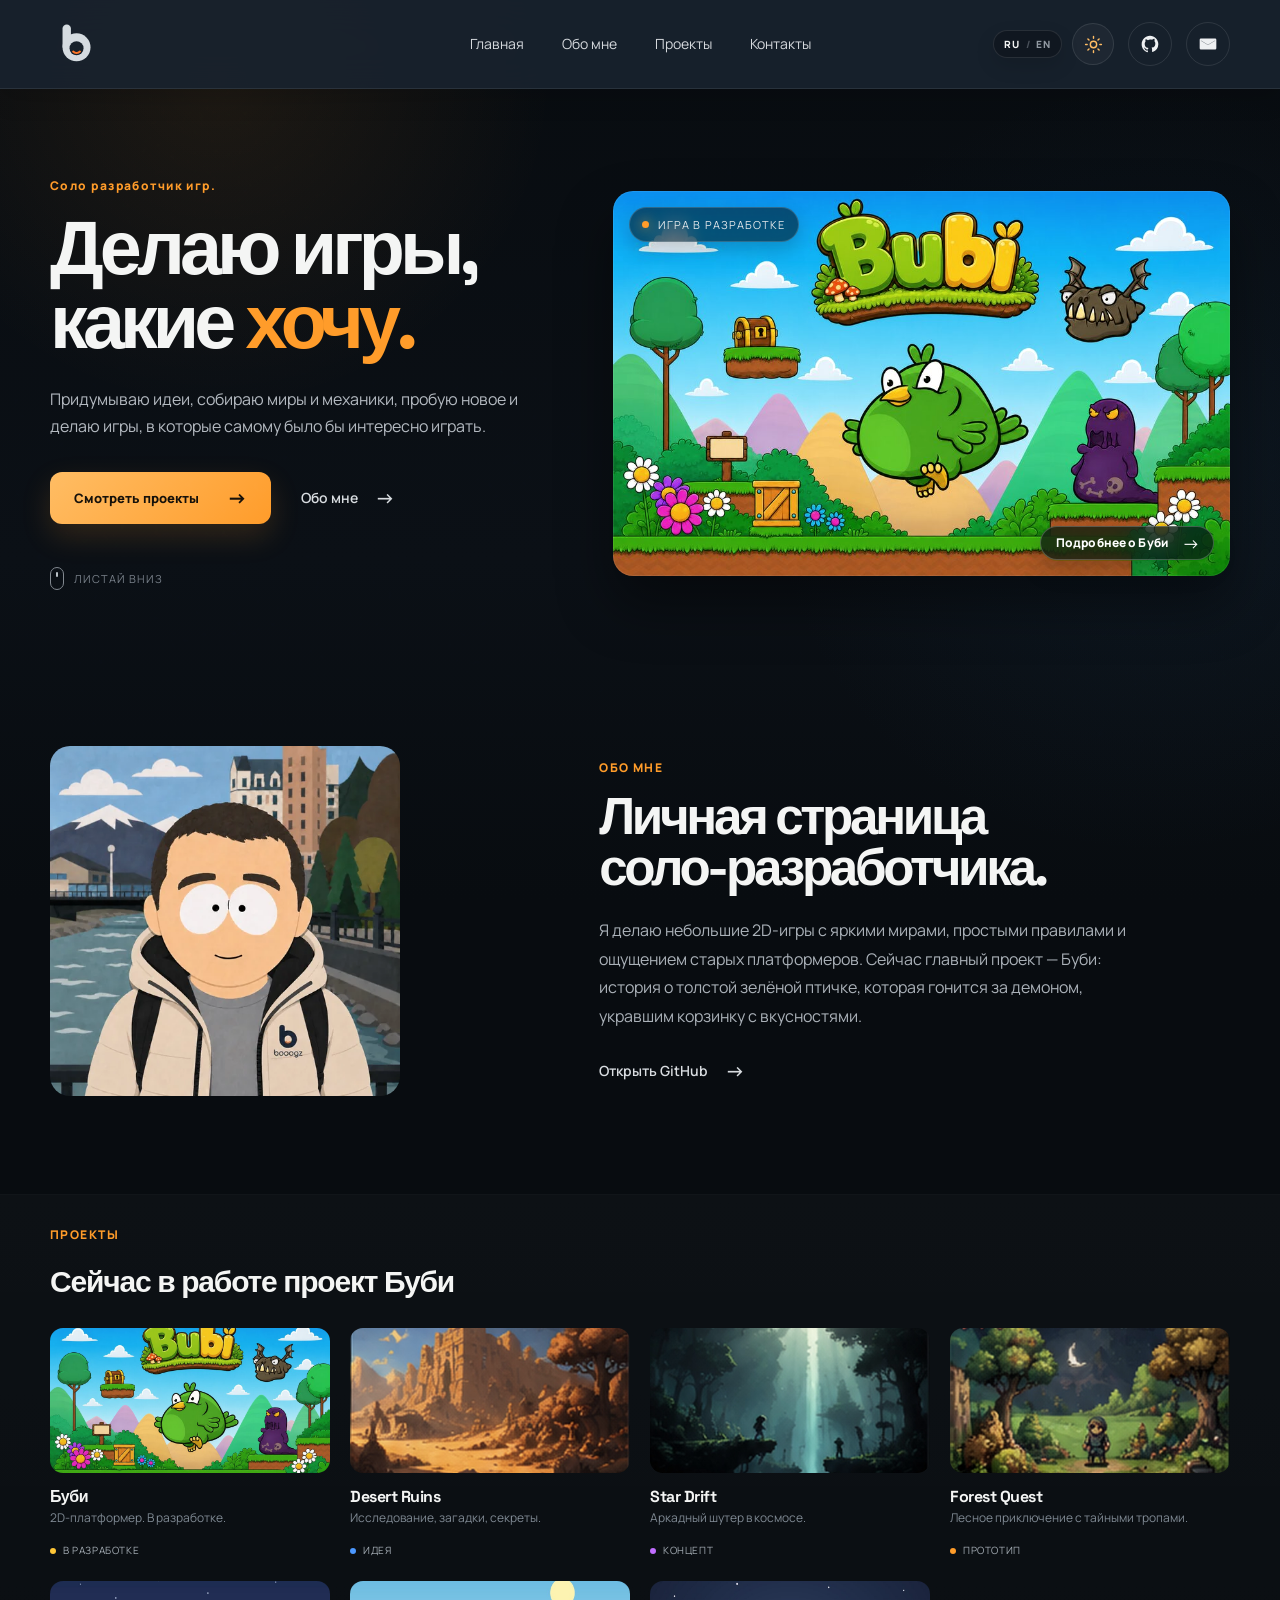
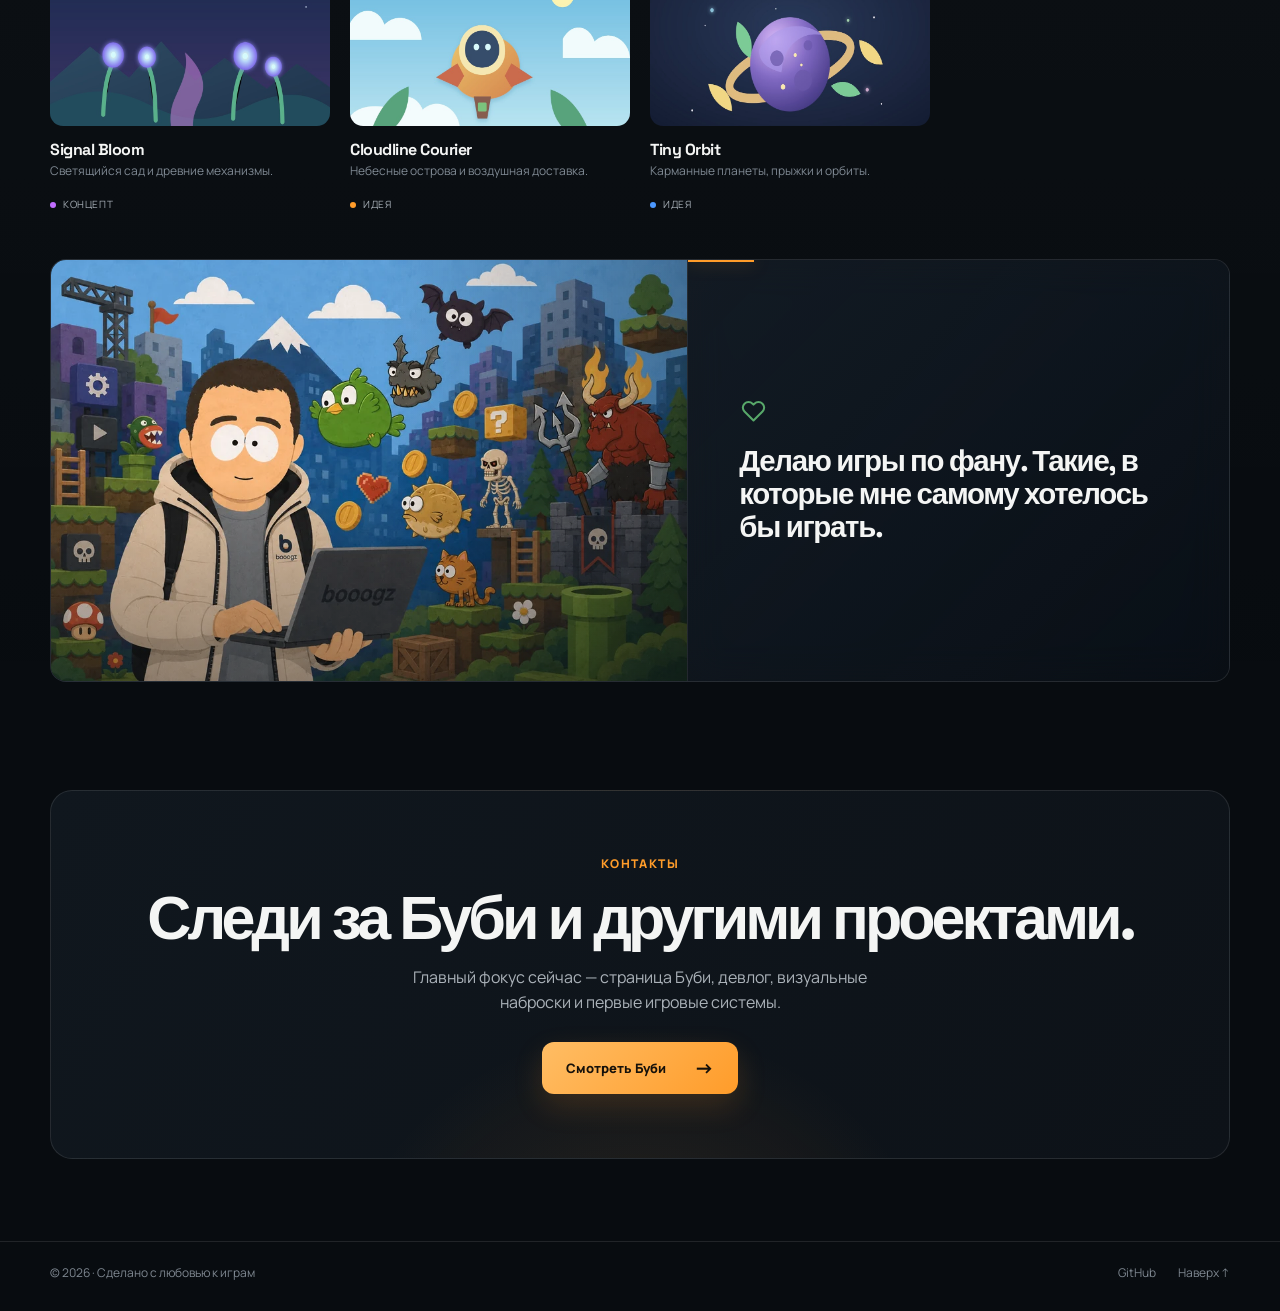
<file: index.html>
<!doctype html>
<html lang="ru">
<head>
  <meta charset="utf-8">
  <meta name="viewport" content="width=device-width, initial-scale=1">
  <meta name="description" content="Личная страница независимого разработчика игр: Буби, прототипы и игровые миры.">
  <meta name="color-scheme" content="light dark">
  <meta name="theme-color" content="#101820">
  <link rel="canonical" href="https://tkachikaev.github.io/">
  <link rel="alternate" hreflang="ru" href="https://tkachikaev.github.io/">
  <link rel="alternate" hreflang="en" href="https://tkachikaev.github.io/en.html">
  <link rel="alternate" hreflang="x-default" href="https://tkachikaev.github.io/">

  <meta property="og:type" content="website">
  <meta property="og:site_name" content="bOOOgz">
  <meta property="og:locale" content="ru_RU">
  <meta property="og:locale:alternate" content="en_US">
  <meta property="og:title" content="bOOOgz — делаю игры, какие хочу">
  <meta property="og:description" content="Личная страница независимого разработчика игр: Буби, прототипы и игровые миры.">
  <meta property="og:url" content="https://tkachikaev.github.io/">
  <meta property="og:image" content="https://tkachikaev.github.io/assets/social/site-og.jpg">
  <meta property="og:image:width" content="1200">
  <meta property="og:image:height" content="630">
  <meta property="og:image:alt" content="bOOOgz — личный сайт независимого разработчика игр">

  <meta name="twitter:card" content="summary_large_image">
  <meta name="twitter:title" content="bOOOgz — делаю игры, какие хочу">
  <meta name="twitter:description" content="Личная страница независимого разработчика игр: Буби, прототипы и игровые миры.">
  <meta name="twitter:image" content="https://tkachikaev.github.io/assets/social/site-og.jpg">
  <meta name="twitter:image:alt" content="booogz — личный сайт независимого разработчика игр">
  <title>bOOOgz — делаю игры, какие хочу</title>

  <link rel="icon" href="assets/brand/favicon.svg" type="image/svg+xml">
  <link rel="preconnect" href="https://fonts.googleapis.com">
  <link rel="preconnect" href="https://fonts.gstatic.com" crossorigin>
  <link rel="stylesheet" href="https://fonts.googleapis.com/css2?family=Manrope:wght@400;500;600;700;800&family=Space+Grotesk:wght@400;500;600;700&display=swap">
  <link rel="stylesheet" href="css/style.css?v=8">
  <link rel="stylesheet" href="css/theme.css?v=7">
    <link rel="stylesheet" href="css/snowfall.css?v=1">
<link rel="stylesheet" href="css/language.css?v=3">
  <link rel="stylesheet" href="css/project-modal.css?v=2">
  <link rel="stylesheet" href="css/hero-art-cta.css?v=1">
  <script>
    try { if (localStorage.getItem("site-theme") === "light") { document.documentElement.classList.add("theme-light"); document.documentElement.style.colorScheme = "light"; } } catch {}
  </script>
</head>
<body>
  <div class="noise" aria-hidden="true"></div>
  <div class="progress" aria-hidden="true"><span></span></div>
  <header class="site-header">
    <div class="container header-inner">
      <a class="brand" href="#top" aria-label="На главную"><img class="brand-logo brand-logo--dark" src="assets/brand/logo-b.svg" alt="Тимур"><img class="brand-logo brand-logo--light" src="assets/brand/logo-b-light.svg" alt="" aria-hidden="true"></a>
      <button class="menu-toggle" type="button" aria-label="Открыть меню" aria-expanded="false"><span></span><span></span></button>
      <nav class="main-nav" aria-label="Основная навигация">
        <a href="index.html#top">Главная</a>
        <a href="index.html#about">Обо мне</a>
        <a href="index.html#projects">Проекты</a>
        <a href="index.html#contact">Контакты</a>
      </nav>
      <nav class="language-switcher" aria-label="Выбор языка">
        <a href="index.html" lang="ru" hreflang="ru" aria-current="page">RU</a>
        <span class="language-switcher__divider" aria-hidden="true">/</span>
        <a href="en.html" lang="en" hreflang="en">EN</a>
      </nav>
      <button class="theme-toggle" type="button" aria-label="Включить светлую тему" aria-pressed="false" title="Светлая тема"><svg class="theme-icon theme-icon-sun" viewBox="0 0 24 24" aria-hidden="true"><circle cx="12" cy="12" r="4"></circle><path d="M12 2v2M12 20v2M4.93 4.93l1.41 1.41M17.66 17.66l1.41 1.41M2 12h2M20 12h2M4.93 19.07l1.41-1.41M17.66 6.34l1.41-1.41"></path></svg><svg class="theme-icon theme-icon-moon" viewBox="0 0 24 24" aria-hidden="true"><path d="M20.1 15.2A8.5 8.5 0 0 1 8.8 3.9 8.5 8.5 0 1 0 20.1 15.2Z"></path></svg></button>
      <div class="header-links">
        <a href="https://github.com/tkachikaev" target="_blank" rel="noreferrer" aria-label="GitHub" title="GitHub"><svg viewBox="0 0 24 24" aria-hidden="true"><path d="M12 2C6.48 2 2 6.58 2 12.23c0 4.5 2.87 8.3 6.84 9.65.5.1.68-.22.68-.49v-1.72c-2.78.62-3.37-1.2-3.37-1.2-.46-1.18-1.11-1.49-1.11-1.49-.91-.64.07-.63.07-.63 1 .08 1.53 1.06 1.53 1.06.9 1.56 2.36 1.11 2.93.85.09-.67.35-1.12.64-1.38-2.22-.26-4.56-1.14-4.56-5.05 0-1.12.39-2.03 1.03-2.75-.1-.26-.45-1.31.1-2.72 0 0 .85-.28 2.76 1.05A9.2 9.2 0 0 1 12 6.55c.85 0 1.7.12 2.5.34 1.91-1.33 2.75-1.05 2.75-1.05.56 1.41.21 2.46.11 2.72.64.72 1.03 1.63 1.03 2.75 0 3.92-2.35 4.78-4.58 5.04.36.32.68.93.68 1.88v2.79c0 .27.18.59.69.49A10.24 10.24 0 0 0 22 12.23C22 6.58 17.52 2 12 2Z"/></svg></a>
        <a href="mailto:tkachikaev@gmail.com" aria-label="Написать письмо" title="Email"><svg viewBox="0 0 24 24" aria-hidden="true"><path d="M3.5 5.5h17A1.5 1.5 0 0 1 22 7v10a1.5 1.5 0 0 1-1.5 1.5h-17A1.5 1.5 0 0 1 2 17V7a1.5 1.5 0 0 1 1.5-1.5Zm0 2.2v.25l8.5 5.3 8.5-5.3V7.7L12 13 3.5 7.7Z"/></svg></a>
      </div>
    </div>
  </header>
  <main>
    <section class="hero" id="top"><div class="container hero-grid"><div class="hero-copy reveal"><p class="eyebrow">Соло разработчик игр.</p><h1>Делаю игры,<br>какие <em>хочу.</em></h1><p class="intro">Придумываю идеи, собираю миры и механики, пробую новое и делаю игры, в которые самому было бы интересно играть.</p><div class="hero-actions"><a class="button button-main" href="#projects">Смотреть проекты <span>→</span></a><a class="text-link" href="#about">Обо мне <span>→</span></a></div><p class="scroll-hint"><span class="mouse"></span>Листай вниз</p></div><figure class="hero-art reveal delay-1"><img src="assets/projects/bubi/cover.jpg" alt="Игровой лесной мир" fetchpriority="high" decoding="async"><figcaption><i></i>Игра в разработке</figcaption>
          <a class="hero-art-cta" href="bubi.html"><span>Подробнее о Буби</span><b aria-hidden="true">→</b></a></figure></div></section>
    <section class="about-section" id="about"><div class="container about-grid"><div class="about-image reveal"><img src="assets/site/avatar.webp" alt="Фото автора сайта" loading="lazy" decoding="async"></div><div class="about-copy reveal delay-1"><p class="eyebrow">ОБО МНЕ</p><h2>Личная страница<br>соло-разработчика.</h2>
	<p>Я делаю небольшие 2D-игры с яркими мирами, простыми правилами и ощущением старых платформеров. Сейчас главный проект — Буби: история о толстой зелёной птичке, которая гонится за демоном, укравшим корзинку с вкусностями.</p><a class="text-link" href="https://github.com/tkachikaev" target="_blank" rel="noreferrer">Открыть GitHub <span>→</span></a></div></div></section>
    <section class="projects-section" id="projects"><div class="container"><div class="section-heading reveal"><div><p class="eyebrow">ПРОЕКТЫ</p><h2>Сейчас в работе проект Буби</h2></div></div><div class="projects-grid" data-projects-grid></div><figure class="campfire-banner reveal"><div class="campfire-media"><img src="assets/site/campfire.webp" alt="Ночной игровой лес" loading="lazy" decoding="async"></div><figcaption class="campfire-copy"><svg class="campfire-heart" viewBox="0 0 24 24" aria-hidden="true"><path d="M12 20.2 4.55 12.9a4.62 4.62 0 0 1 0-6.56 4.79 4.79 0 0 1 6.69 0L12 7.09l.76-.75a4.79 4.79 0 0 1 6.69 0 4.62 4.62 0 0 1 0 6.56Z" /></svg><blockquote><p>Делаю игры по фану. Такие, в которые мне самому хотелось бы играть.</p></blockquote></figcaption></figure></div></section>
    <section class="contact-section" id="contact"><div class="container contact-card reveal"><p class="eyebrow">КОНТАКТЫ</p><h2>Следи за Буби и другими проектами.</h2><p>Главный фокус сейчас — страница Буби, девлог, визуальные наброски и первые игровые системы.</p><a class="button button-main" href="bubi.html">Смотреть Буби <span>→</span></a></div></section>
  </main>
  <dialog class="project-modal" id="project-modal" aria-labelledby="project-modal-title">
    <div class="project-modal__dialog">
      <button class="project-modal__close" type="button" data-modal-close aria-label="Закрыть окно">✕</button>
      <p class="project-modal__eyebrow">ПРОЕКТ</p>
      <h3 class="project-modal__title" id="project-modal-title" data-project-modal-title>Desert Ruins</h3>
      <div class="project-modal__status" data-project-modal-status>Идея</div>
      <p class="project-modal__body" data-project-modal-body>Описание проекта появится позже.</p>
      <div class="project-modal__actions"><button class="project-modal__button" type="button" data-modal-close>Понятно</button></div>
    </div>
  </dialog>
  <footer>
    <div class="container footer-inner">
      <p>© <span id="year"></span> · Сделано с любовью к играм</p>
      <div class="footer-links"><a href="https://github.com/tkachikaev" target="_blank" rel="noreferrer">GitHub</a><a href="#top">Наверх ↑</a></div>
    </div>
  </footer>
  <script src="Config/cosmetics.js?v=2"></script>
  <script src="js/site-config.js?v=1"></script>
  <script src="js/snowfall.js?v=2"></script>
  <script src="js/theme.js?v=1"></script>
  <script src="js/navigation.js?v=1"></script>
  <script src="js/scroll-state.js?v=1"></script>
  <script src="js/section-navigation.js?v=1"></script>
  <script src="js/projects-data.js?v=1"></script>
  <script src="js/projects-render.js?v=1"></script>
  <script src="js/reveal.js?v=1"></script>
  <script src="js/footer-year.js?v=1"></script>
  <script src="js/project-modal.js?v=3"></script>
</body>
</html>
</file>
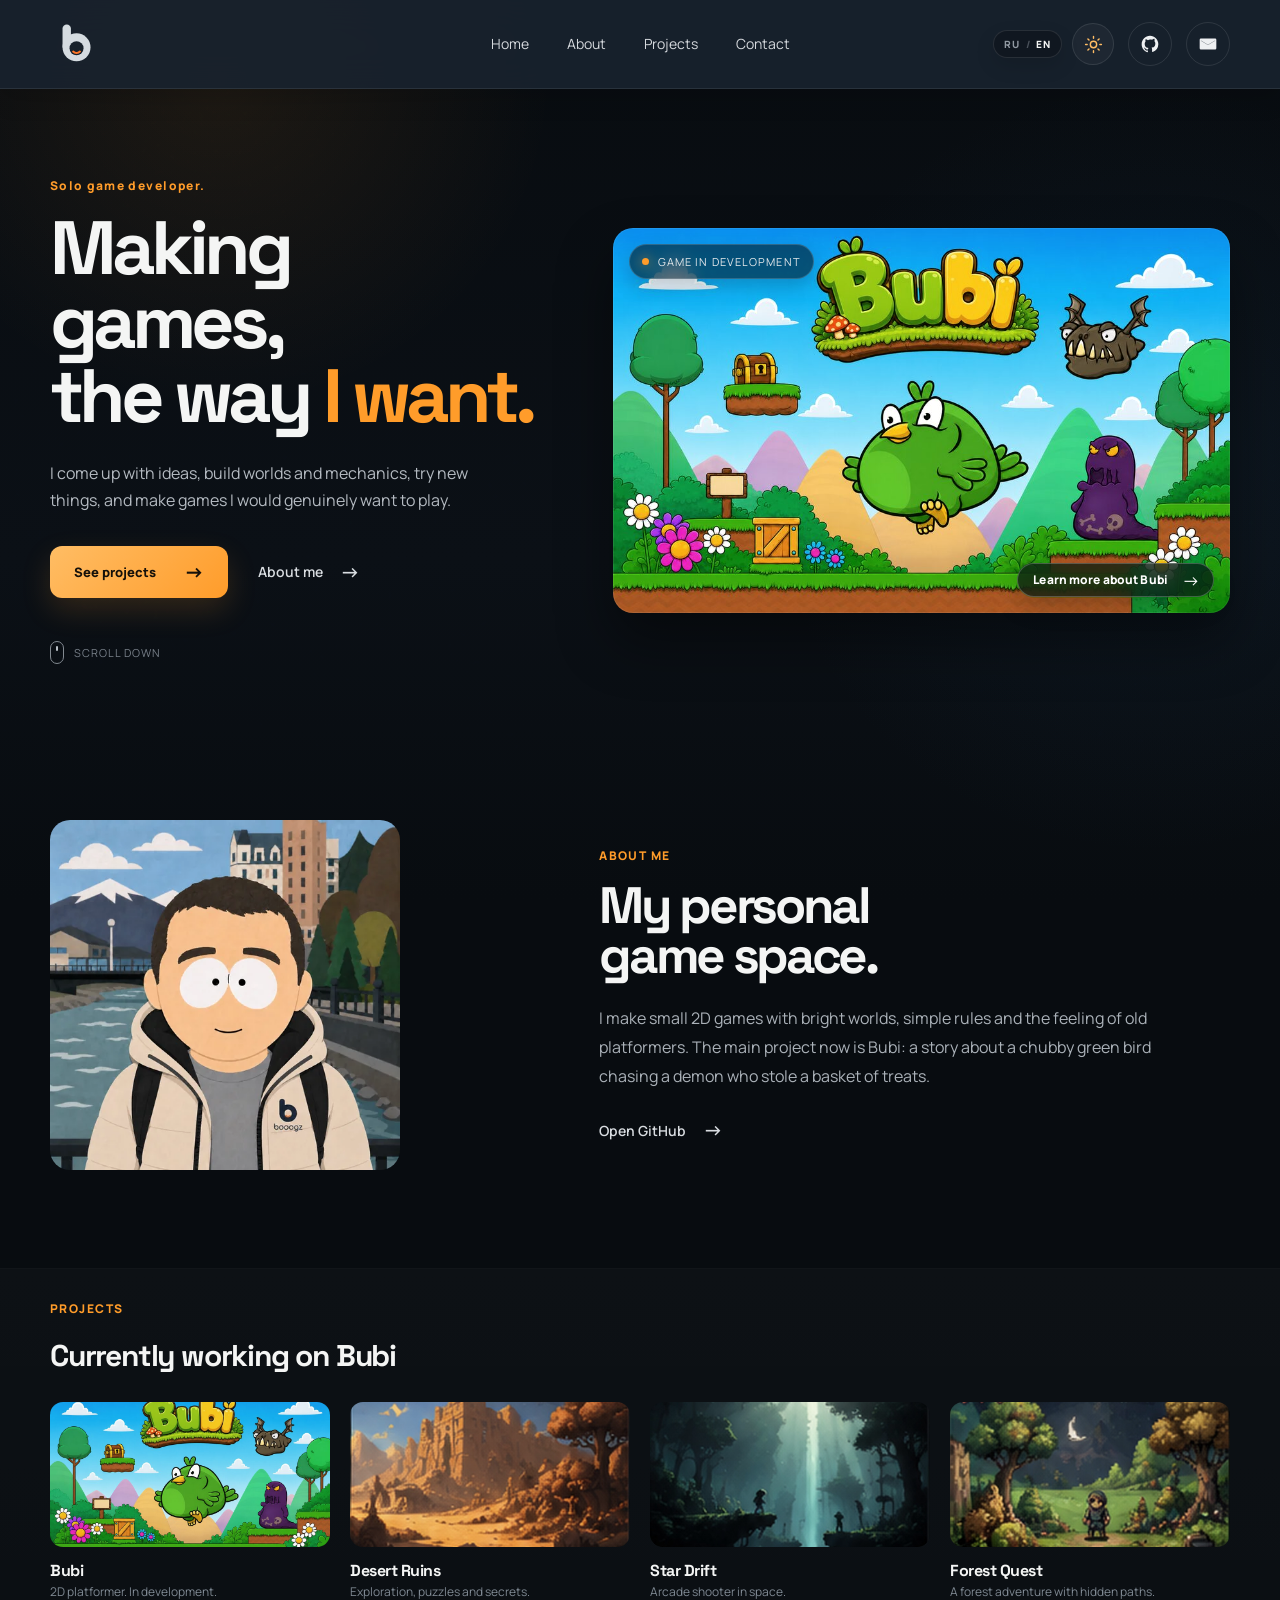
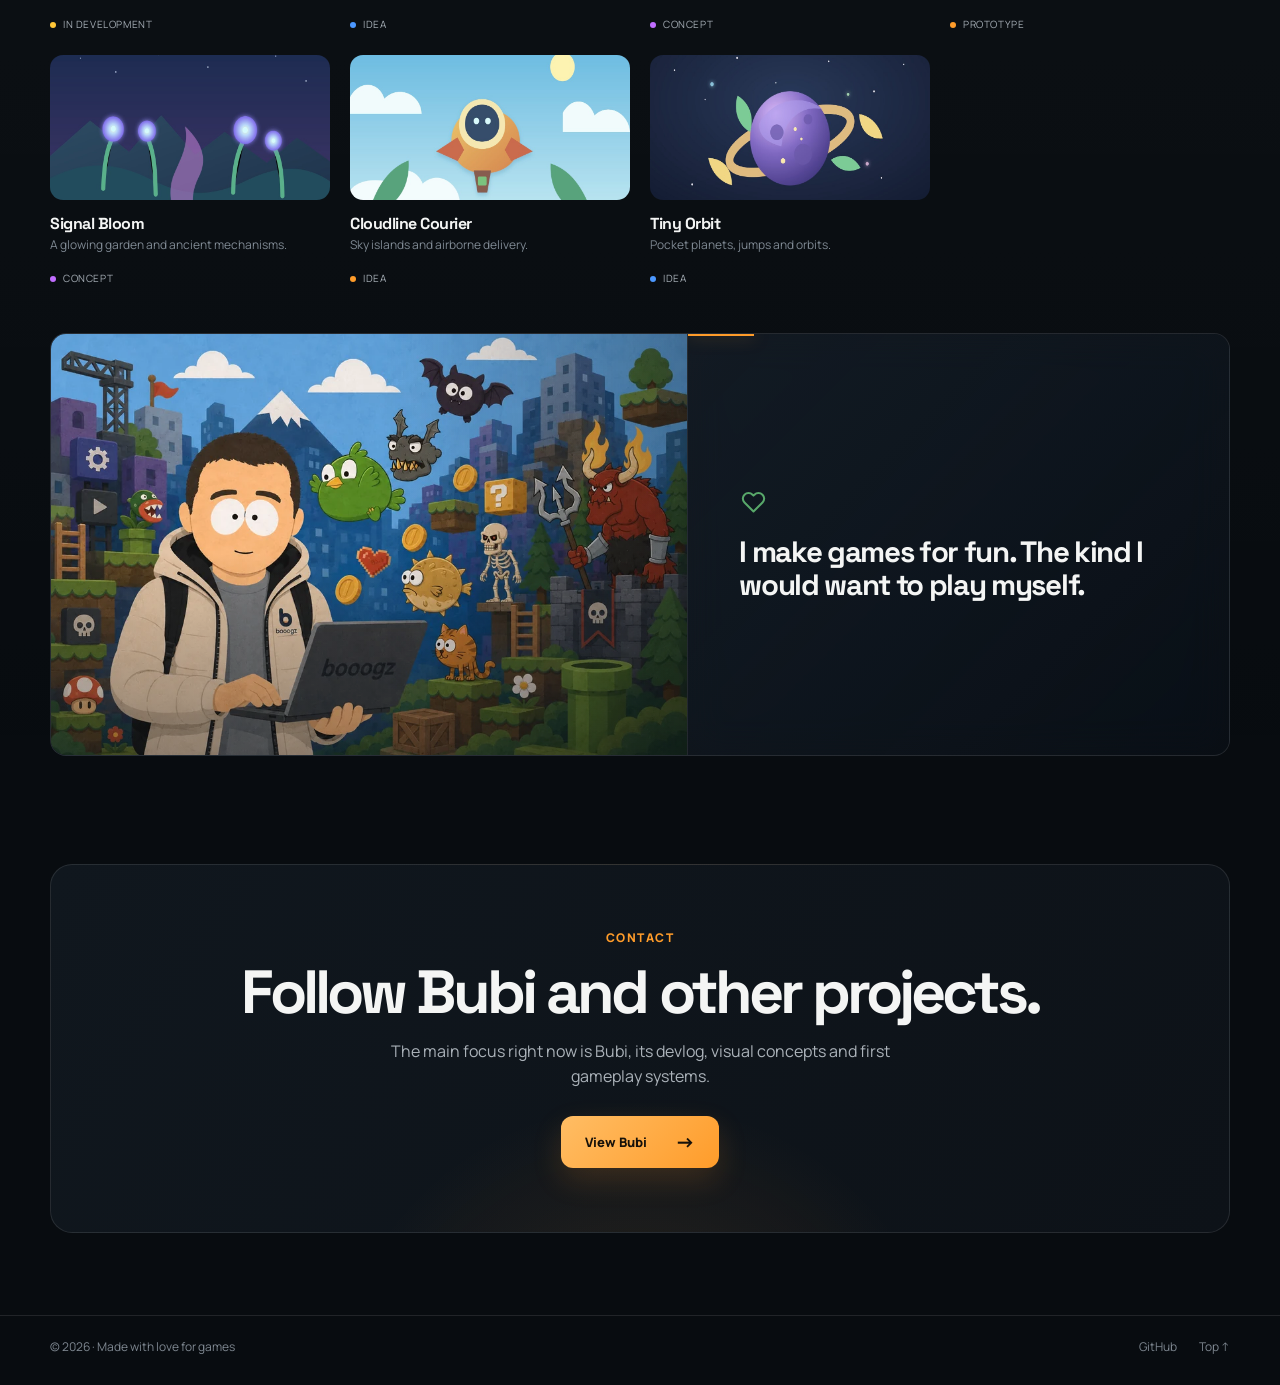
<file: en.html>
<!doctype html>
<html lang="en">
<head>
  <meta charset="utf-8">
  <meta name="viewport" content="width=device-width, initial-scale=1">
  <meta name="color-scheme" content="light dark">
  <meta name="description" content="Personal site of an independent game developer: Bubi, prototypes and game worlds.">
  <meta name="theme-color" content="#101820">
  <link rel="canonical" href="https://tkachikaev.github.io/en.html">
  <link rel="alternate" hreflang="ru" href="https://tkachikaev.github.io/">
  <link rel="alternate" hreflang="en" href="https://tkachikaev.github.io/en.html">
  <link rel="alternate" hreflang="x-default" href="https://tkachikaev.github.io/">

  <meta property="og:type" content="website">
  <meta property="og:site_name" content="bOOOgz">
  <meta property="og:locale" content="en_US">
  <meta property="og:locale:alternate" content="ru_RU">
  <meta property="og:title" content="bOOOgz — making the games I want">
  <meta property="og:description" content="Personal site of an independent game developer: Bubi, prototypes and game worlds.">
  <meta property="og:url" content="https://tkachikaev.github.io/en.html">
  <meta property="og:image" content="https://tkachikaev.github.io/assets/social/site-og.jpg">
  <meta property="og:image:width" content="1200">
  <meta property="og:image:height" content="630">
  <meta property="og:image:alt" content="booogz.su — personal site of an independent game developer">

  <meta name="twitter:card" content="summary_large_image">
  <meta name="twitter:title" content="bOOOgz — making the games I want">
  <meta name="twitter:description" content="Personal site of an independent game developer: Bubi, prototypes and game worlds.">
  <meta name="twitter:image" content="https://tkachikaev.github.io/assets/social/site-og.jpg">
  <meta name="twitter:image:alt" content="booogz.su — personal site of an independent game developer">
  <title>bOOOgz — making the games I want</title>

  <link rel="icon" href="assets/brand/favicon.svg" type="image/svg+xml">
  <link rel="preconnect" href="https://fonts.googleapis.com">
  <link rel="preconnect" href="https://fonts.gstatic.com" crossorigin>
  <link rel="stylesheet" href="https://fonts.googleapis.com/css2?family=Manrope:wght@400;500;600;700;800&family=Space+Grotesk:wght@400;500;600;700&display=swap">
  <link rel="stylesheet" href="css/style.css?v=8">
  <link rel="stylesheet" href="css/theme.css?v=7">
    <link rel="stylesheet" href="css/snowfall.css?v=1">
<link rel="stylesheet" href="css/language.css?v=3">
  <link rel="stylesheet" href="css/project-modal.css?v=2">
  <link rel="stylesheet" href="css/hero-art-cta.css?v=1">

  <script>
    try {
      if (localStorage.getItem("site-theme") === "light") {
        document.documentElement.classList.add("theme-light");
        document.documentElement.style.colorScheme = "light";
      }
    } catch {}
  </script>
</head>

<body>
  <div class="noise" aria-hidden="true"></div>
  <div class="progress" aria-hidden="true"><span></span></div>

  <header class="site-header">
    <div class="container header-inner">
      <a class="brand" href="#top" aria-label="Home"><img class="brand-logo brand-logo--dark" src="assets/brand/logo-b.svg" alt="Тимур"><img class="brand-logo brand-logo--light" src="assets/brand/logo-b-light.svg" alt="" aria-hidden="true"></a>
      <button class="menu-toggle" type="button" aria-label="Open menu" aria-expanded="false"><span></span><span></span></button>
      <nav class="main-nav" aria-label="Main navigation">
        <a href="en.html#top">Home</a>
        <a href="en.html#about">About</a>
        <a href="en.html#projects">Projects</a>
        <a href="en.html#contact">Contact</a>
      </nav>
      <nav class="language-switcher" aria-label="Language selection">
        <a href="index.html" lang="ru" hreflang="ru">RU</a>
        <span class="language-switcher__divider" aria-hidden="true">/</span>
        <a href="en.html" lang="en" hreflang="en" aria-current="page">EN</a>
      </nav>
      <button class="theme-toggle" type="button" aria-label="Enable light theme" aria-pressed="false" title="Light theme"><svg class="theme-icon theme-icon-sun" viewBox="0 0 24 24" aria-hidden="true"><circle cx="12" cy="12" r="4"></circle><path d="M12 2v2M12 20v2M4.93 4.93l1.41 1.41M17.66 17.66l1.41 1.41M2 12h2M20 12h2M4.93 19.07l1.41-1.41M17.66 6.34l1.41-1.41"></path></svg><svg class="theme-icon theme-icon-moon" viewBox="0 0 24 24" aria-hidden="true"><path d="M20.1 15.2A8.5 8.5 0 0 1 8.8 3.9 8.5 8.5 0 1 0 20.1 15.2Z"></path></svg></button>
      <div class="header-links">
        <a href="https://github.com/tkachikaev" target="_blank" rel="noreferrer" aria-label="GitHub" title="GitHub"><svg viewBox="0 0 24 24" aria-hidden="true"><path d="M12 2C6.48 2 2 6.58 2 12.23c0 4.5 2.87 8.3 6.84 9.65.5.1.68-.22.68-.49v-1.72c-2.78.62-3.37-1.2-3.37-1.2-.46-1.18-1.11-1.49-1.11-1.49-.91-.64.07-.63.07-.63 1 .08 1.53 1.06 1.53 1.06.9 1.56 2.36 1.11 2.93.85.09-.67.35-1.12.64-1.38-2.22-.26-4.56-1.14-4.56-5.05 0-1.12.39-2.03 1.03-2.75-.1-.26-.45-1.31.1-2.72 0 0 .85-.28 2.76 1.05A9.2 9.2 0 0 1 12 6.55c.85 0 1.7.12 2.5.34 1.91-1.33 2.75-1.05 2.75-1.05.56 1.41.21 2.46.11 2.72.64.72 1.03 1.63 1.03 2.75 0 3.92-2.35 4.78-4.58 5.04.36.32.68.93.68 1.88v2.79c0 .27.18.59.69.49A10.24 10.24 0 0 0 22 12.23C22 6.58 17.52 2 12 2Z"/></svg></a>
        <a href="mailto:tkachikaev@gmail.com" aria-label="Send email" title="Email"><svg viewBox="0 0 24 24" aria-hidden="true"><path d="M3.5 5.5h17A1.5 1.5 0 0 1 22 7v10a1.5 1.5 0 0 1-1.5 1.5h-17A1.5 1.5 0 0 1 2 17V7a1.5 1.5 0 0 1 1.5-1.5Zm0 2.2v.25l8.5 5.3 8.5-5.3V7.7L12 13 3.5 7.7Z"/></svg></a>
      </div>
    </div>
  </header>

  <main>
    <section class="hero" id="top">
      <div class="container hero-grid">
        <div class="hero-copy reveal">
          <p class="eyebrow">Solo game developer.</p>
          <h1>Making games,<br>the way <em>I want.</em></h1>
          <p class="intro">I come up with ideas, build worlds and mechanics, try new things, and make games I would genuinely want to play.</p>
          <div class="hero-actions">
            <a class="button button-main" href="#projects">See projects <span>→</span></a>
            <a class="text-link" href="#about">About me <span>→</span></a>
          </div>
          <p class="scroll-hint"><span class="mouse"></span>Scroll down</p>
        </div>

        <figure class="hero-art reveal delay-1">
          <img src="assets/projects/bubi/cover.jpg" alt="A forest game world" fetchpriority="high" decoding="async">
          <figcaption><i></i>Game in development</figcaption>
          <a class="hero-art-cta" href="bubi-en.html"><span>Learn more about Bubi</span><b aria-hidden="true">→</b></a>
        </figure>
      </div>
    </section>

    <section class="about-section" id="about">
      <div class="container about-grid">
        <div class="about-image reveal">
          <img src="assets/site/avatar.webp" alt="Photo of the site author" loading="lazy" decoding="async">
        </div>

        <div class="about-copy reveal delay-1">
          <p class="eyebrow">ABOUT ME</p>
          <h2>My personal<br>game space.</h2>
          <p>I make small 2D games with bright worlds, simple rules and the feeling of old platformers. The main project now is Bubi: a story about a chubby green bird chasing a demon who stole a basket of treats.</p>
          <a class="text-link" href="https://github.com/tkachikaev" target="_blank" rel="noreferrer">Open GitHub <span>→</span></a>
        </div>
      </div>
    </section>

    <section class="projects-section" id="projects">
      <div class="container">
        <div class="section-heading reveal">
          <div>
            <p class="eyebrow">PROJECTS</p>
            <h2>Currently working on Bubi</h2>
          </div>
        </div>

        <div class="projects-grid" data-projects-grid></div>

        <figure class="campfire-banner reveal">
          <div class="campfire-media">
            <img src="assets/site/campfire.webp" alt="A night-time game forest" loading="lazy" decoding="async">
          </div>
          <figcaption class="campfire-copy">
            <svg class="campfire-heart" viewBox="0 0 24 24" aria-hidden="true"><path d="M12 20.2 4.55 12.9a4.62 4.62 0 0 1 0-6.56 4.79 4.79 0 0 1 6.69 0L12 7.09l.76-.75a4.79 4.79 0 0 1 6.69 0 4.62 4.62 0 0 1 0 6.56Z"></path></svg>
            <blockquote>
              <p>I make games for fun. The kind I would want to play myself.</p>
            </blockquote>
          </figcaption>
        </figure>
      </div>
    </section>

    <section class="contact-section" id="contact">
      <div class="container contact-card reveal">
        <p class="eyebrow">CONTACT</p>
        <h2>Follow Bubi and other projects.</h2>
        <p>The main focus right now is Bubi, its devlog, visual concepts and first gameplay systems.</p>
        <a class="button button-main" href="bubi-en.html">View Bubi <span>→</span></a>
      </div>
    </section>
  </main>

  <dialog class="project-modal" id="project-modal" aria-labelledby="project-modal-title">
    <div class="project-modal__dialog">
      <button class="project-modal__close" type="button" data-modal-close aria-label="Close dialog">✕</button>
      <p class="project-modal__eyebrow">PROJECT</p>
      <h3 class="project-modal__title" id="project-modal-title" data-project-modal-title>Desert Ruins</h3>
      <div class="project-modal__status" data-project-modal-status>Idea</div>
      <p class="project-modal__body" data-project-modal-body>Project description will appear later.</p>
      <div class="project-modal__actions"><button class="project-modal__button" type="button" data-modal-close>Got it</button></div>
    </div>
  </dialog>
  <footer>
    <div class="container footer-inner">
      <p>© <span id="year"></span> · Made with love for games</p>
      <div class="footer-links"><a href="https://github.com/tkachikaev" target="_blank" rel="noreferrer">GitHub</a><a href="#top">Top ↑</a></div>
    </div>
  </footer>

  <script src="Config/cosmetics.js?v=2"></script>
  <script src="js/site-config.js?v=1"></script>
  <script src="js/snowfall.js?v=2"></script>
  <script src="js/theme.js?v=1"></script>
  <script src="js/navigation.js?v=1"></script>
  <script src="js/scroll-state.js?v=1"></script>
  <script src="js/section-navigation.js?v=1"></script>
  <script src="js/projects-data.js?v=1"></script>
  <script src="js/projects-render.js?v=1"></script>
  <script src="js/reveal.js?v=1"></script>
  <script src="js/footer-year.js?v=1"></script>
  <script src="js/project-modal.js?v=3"></script>
</body>
</html>
</file>
<file: css/style.css>
/* Entry point for the shared site styles. */
@import url("tokens.css?v=2");
@import url("header.css?v=2");
@import url("home.css?v=2");
@import url("motion.css?v=2");
</file>
<file: css/theme.css>
html.theme-light {
  color-scheme: only light !important;
  --bg: #f6f3ed;
  --bg-gradient: linear-gradient(180deg, #f8f5ef, #eef3f4 60%, #f6f3ed);
  --panel: #ffffff;
  --text: #1c2730;
  --muted: #61707b;
  --line: rgba(28, 39, 48, .15);
  --accent: #d87813;
  --accent2: #a85b0c;
  --header-bg: rgba(248, 245, 239, .94);
  --header-border: rgba(28, 39, 48, .12);
  --header-shadow: 0 8px 24px rgba(44, 55, 62, .08);
}

/* Main site mark: no badge; logo color changes with the active theme. */
.brand {
  display: grid;
  width: 48px;
  height: 48px;
  place-items: center;
  overflow: visible;
  transition: transform .2s ease;
}
.brand-logo {
  display: block !important;
  width: 100% !important;
  height: 100% !important;
  object-fit: contain;
}
.brand-logo--light { display: block !important; }
.brand-logo--dark { display: none !important; }
.brand:hover { transform: translateY(-1px); }
html.theme-light .brand-logo--light { display: none !important; }
html.theme-light .brand-logo--dark { display: block !important; }

html.theme-light body::before {
  background:
    radial-gradient(circle at 17% 8%, rgba(216, 120, 19, .10), transparent 25%),
    radial-gradient(circle at 90% 52%, rgba(111, 147, 165, .12), transparent 31%),
    var(--bg-gradient);
}
html.theme-light .noise { opacity: .018; mix-blend-mode: multiply; }
html.theme-light .theme-toggle .theme-icon-sun { display: none; }
html.theme-light .theme-toggle .theme-icon-moon { display: block; }
html.theme-light .theme-toggle { background: rgba(255, 255, 255, .78); color: #a85b0c; box-shadow: 0 8px 20px rgba(57, 44, 28, .08); }
html.theme-light .main-nav a { color: #53616b; }
html.theme-light .main-nav a:hover, html.theme-light .main-nav a.active { color: var(--text); }
html.theme-light .header-links a { color: #2d3b45; background: rgba(255, 255, 255, .56); }
html.theme-light .header-links a:hover { color: var(--accent); }
html.theme-light .intro, html.theme-light .about-copy > p:not(.eyebrow), html.theme-light .contact-card p:not(.eyebrow) { color: #586671; }
html.theme-light .text-link, html.theme-light .text-link span { color: #1c2730; }
html.theme-light .text-link:hover, html.theme-light .text-link:hover span { color: var(--accent); }
html.theme-light .scroll-hint { color: #75818a; }
html.theme-light .mouse { border-color: #7c8790; }
html.theme-light .mouse::after { background: #596771; }
html.theme-light .hero-art::after { border-color: rgba(28, 39, 48, .12); }
html.theme-light .hero-art figcaption { border-color: rgba(255, 255, 255, .62); background: rgba(255, 255, 255, .58); color: #53616b; box-shadow: 0 8px 20px rgba(44, 55, 62, .12); }
html.theme-light .hero-art figcaption i { box-shadow: 0 0 13px var(--accent); }
html.theme-light .projects-section { border-top-color: rgba(28, 39, 48, .08); background: linear-gradient(180deg, rgba(255, 255, 255, .52), transparent); }
html.theme-light .project-info p, html.theme-light footer { color: #65727c; }
html.theme-light .contact-card { border-color: var(--line); background: radial-gradient(circle at 50% 150%, rgba(216, 120, 19, .18), transparent 42%), linear-gradient(125deg, #ffffff, #edf2f3); box-shadow: 0 18px 45px rgba(44, 55, 62, .07); }
html.theme-light .button-main { color: #fffaf3; box-shadow: 0 12px 30px rgba(216, 120, 19, .2); }
html.theme-light .campfire-banner { background: linear-gradient(135deg, #ffffff, #edf2f3); box-shadow: 0 18px 45px rgba(44, 55, 62, .07); }
html.theme-light .campfire-media { background: #e6dfd4; }
html.theme-light .campfire-media::after { background: linear-gradient(90deg, transparent 52%, rgba(46, 38, 27, .18)), linear-gradient(0deg, rgba(46, 38, 27, .26), transparent 48%); }
html.theme-light .campfire-copy { border-left-color: rgba(255, 255, 255, .5); background: linear-gradient(135deg, rgba(255, 255, 255, .56), rgba(237, 244, 245, .38)); box-shadow: inset 0 1px 0 rgba(255, 255, 255, .42); }
@media (max-width: 680px) {
  .brand { width: 43px; height: 43px; }
  html.theme-light .menu-toggle span { background: #1c2730; }
  html.theme-light .main-nav { background: rgba(248, 245, 239, .98); }
  html.theme-light .campfire-copy { border-color: rgba(255, 255, 255, .64); background: linear-gradient(135deg, rgba(255, 255, 255, .56), rgba(240, 247, 248, .36)); box-shadow: inset 0 1px 0 rgba(255, 255, 255, .48), 0 18px 34px rgba(44, 55, 62, .12); }
}
</file>
<file: css/snowfall.css>
.snowfall {
  position: fixed;
  z-index: 35;
  inset: 0;
  overflow: hidden;
  pointer-events: none;
  contain: strict;
}

.snowfall__flake {
  position: absolute;
  top: -12vh;
  left: var(--snow-x);
  width: var(--snow-size);
  height: var(--snow-size);
  border-radius: 50%;
  opacity: var(--snow-opacity);
  background: rgba(255, 255, 255, .92);
  transform: translate3d(0, -12vh, 0);
  animation: snowfall-fall var(--snow-duration) linear var(--snow-delay) infinite;
  will-change: transform;
}

.snowfall.is-paused .snowfall__flake {
  animation-play-state: paused;
}

@keyframes snowfall-fall {
  to {
    transform: translate3d(var(--snow-drift), 118vh, 0);
  }
}

@media (prefers-reduced-motion: reduce) {
  .snowfall {
    display: none;
  }
}
</file>
<file: css/language.css>
/* Language switcher */
.language-switcher {
  position: absolute;
  z-index: 3;
  top: 50%;
  right: 168px;
  display: inline-flex;
  align-items: center;
  gap: 6px;
  padding: 8px 10px;
  border: 1px solid var(--line);
  border-radius: 999px;
  background: var(--panel);
  box-shadow: 0 8px 20px rgba(0, 0, 0, .12);
  color: var(--muted);
  font: 800 10px/1 Manrope, Arial, sans-serif;
  letter-spacing: .08em;
  transform: translateY(-50%);
}

.language-switcher a {
  color: var(--muted);
  text-decoration: none;
  transition: color .2s;
}

.language-switcher a:hover {
  color: var(--accent);
}

.language-switcher a[aria-current="page"] {
  color: var(--text);
  pointer-events: none;
}

.language-switcher__divider {
  opacity: .45;
}

html[lang="en"] .bubi-gallery-item::after {
  content: "Open";
}

.bubi-page .theme-toggle {
  right: 58px;
}

.bubi-page .language-switcher {
  right: 112px;
}

@media (max-width: 820px) {
  .header-inner {
    grid-template-columns: 1fr auto;
    height: 72px;
  }

  .header-links {
    display: none;
  }

  .menu-toggle {
    display: grid;
    gap: 5px;
    padding: 8px;
    border: 0;
    background: none;
    cursor: pointer;
  }

  .menu-toggle span {
    width: 23px;
    height: 1px;
    background: #fff;
    transition: .2s;
  }

  .menu-toggle.open span:first-child {
    transform: translateY(3px) rotate(45deg);
  }

  .menu-toggle.open span:last-child {
    transform: translateY(-3px) rotate(-45deg);
  }

  .main-nav {
    position: absolute;
    top: 72px;
    right: 0;
    left: 0;
    flex-direction: column;
    align-items: flex-start;
    gap: 18px;
    padding: 18px 24px 22px;
    border-bottom: 1px solid var(--line);
    background: rgba(10, 14, 19, .97);
    opacity: 0;
    pointer-events: none;
    transform: translateY(-135%);
    transition: .25s;
  }

  .main-nav.open {
    opacity: 1;
    pointer-events: auto;
    transform: none;
  }

  .main-nav a::after {
    display: none;
  }

  .theme-toggle,
  .bubi-page .theme-toggle {
    right: 46px;
    width: 38px;
    height: 38px;
  }

  .language-switcher,
  .bubi-page .language-switcher {
    right: 94px;
    padding: 7px 8px;
  }

  html.theme-light .main-nav {
    background: rgba(248, 245, 239, .98);
  }
}
</file>
<file: css/project-modal.css>
/* Project cards and the reusable project dialog. */
.project-card {
  position: relative;
  border-radius: 16px;
  transition: transform .25s ease;
}

.project-card--interactive:hover { transform: translateY(-3px); }

.project-card-overlay-link,
.project-card-overlay-button {
  position: absolute;
  inset: 0;
  z-index: 3;
  margin: 0;
  padding: 0;
  border: 0;
  border-radius: 16px;
  background: transparent;
  cursor: pointer;
}

.project-card-overlay-link:focus-visible,
.project-card-overlay-button:focus-visible,
.project-modal__close:focus-visible {
  outline: 2px solid var(--accent);
  outline-offset: 3px;
}

.project-card--interactive .project-info h3 { transition: color .2s ease; }
.project-card--interactive:hover .project-info h3 { color: var(--accent); }
.project-card--interactive:hover img { box-shadow: 0 20px 34px rgba(0, 0, 0, .16); }

.project-modal {
  width: min(100% - 36px, 392px);
  max-width: 392px;
  margin: auto;
  padding: 0;
  border: 0;
  background: transparent;
  color: var(--text);
}

.project-modal::backdrop {
  background: rgba(7, 11, 16, .34);
  backdrop-filter: blur(18px) saturate(135%);
  -webkit-backdrop-filter: blur(18px) saturate(135%);
}

.project-modal__dialog {
  position: relative;
  width: min(100%, 392px);
  padding: 22px 20px 20px;
  border: 1px solid rgba(255, 255, 255, .18);
  border-radius: 22px;
  background: linear-gradient(135deg, rgba(20, 27, 35, .70), rgba(11, 16, 22, .58));
  box-shadow: 0 22px 52px rgba(0, 0, 0, .26);
  color: var(--text);
  backdrop-filter: blur(28px) saturate(155%);
  -webkit-backdrop-filter: blur(28px) saturate(155%);
}

.project-modal__close {
  position: absolute;
  top: 12px;
  right: 12px;
  display: grid;
  width: 38px;
  height: 38px;
  place-items: center;
  border: 1px solid rgba(255, 255, 255, .1);
  border-radius: 50%;
  background: rgba(255, 255, 255, .04);
  color: #eef0f2;
  cursor: pointer;
  transition: transform .2s, border-color .2s, color .2s;
}

.project-modal__close:hover { transform: translateY(-1px); border-color: var(--accent); color: var(--accent); }
.project-modal__eyebrow { margin: 0 0 8px; color: var(--accent); font-size: 12px; font-weight: 800; letter-spacing: .12em; text-transform: uppercase; }
.project-modal__title { margin: 0; font: 700 clamp(28px, 5vw, 38px) / 1.02 "Space Grotesk", sans-serif; letter-spacing: -.04em; }
.project-modal__status { display: inline-flex; align-items: center; gap: 8px; margin: 14px 0 0; padding: 7px 11px; border: 1px solid rgba(255, 255, 255, .1); border-radius: 999px; background: rgba(255, 255, 255, .04); color: #d7dce1; font-size: 12px; letter-spacing: .05em; text-transform: uppercase; }
.project-modal__status::before { width: 7px; height: 7px; border-radius: 50%; background: var(--accent); box-shadow: 0 0 12px rgba(255, 156, 42, .45); content: ""; }
.project-modal__body { margin: 16px 0 0; color: #c0c7ce; font-size: 15px; line-height: 1.7; }
.project-modal__actions { display: flex; justify-content: flex-end; margin-top: 18px; }
.project-modal__button { display: inline-flex; align-items: center; gap: 10px; padding: 11px 16px; border: 0; border-radius: 12px; background: linear-gradient(135deg, var(--accent2), var(--accent)); color: #16110a; font-size: 13px; font-weight: 800; cursor: pointer; transition: transform .2s; }
.project-modal__button:hover { transform: translateY(-2px); }
body.modal-open { overflow: hidden; }

.theme-light .project-modal::backdrop { background: rgba(248, 250, 252, .40); }
.theme-light .project-modal__dialog { border-color: rgba(17, 24, 39, .10); background: linear-gradient(135deg, rgba(255, 255, 255, .76), rgba(245, 248, 251, .64)); box-shadow: 0 22px 52px rgba(32, 44, 57, .12); color: #18222d; }
.theme-light .project-modal__close { border-color: rgba(17, 24, 39, .10); background: rgba(255, 255, 255, .48); color: #24303c; }
.theme-light .project-modal__title { color: #16212b; }
.theme-light .project-modal__status { border-color: rgba(17, 24, 39, .08); background: rgba(255, 255, 255, .64); color: #4b5763; }
.theme-light .project-modal__body { color: #55606c; }
.theme-light .project-modal__button { border: 1px solid rgba(201, 132, 40, .18); background: linear-gradient(135deg, #f7d6ae, #eda450); box-shadow: 0 14px 28px rgba(223, 145, 43, .20); color: #5f3405; }
.theme-light .project-modal__button:hover { box-shadow: 0 16px 30px rgba(223, 145, 43, .24); }

@media (max-width: 680px) {
  .project-card-overlay-link,
  .project-card-overlay-button { border-radius: 13px; }

  .project-modal { padding: 14px; }
  .project-modal__dialog { padding: 20px 18px 18px; border-radius: 18px; }
}
</file>
<file: css/hero-art-cta.css>
.hero-art-cta {
  position: absolute;
  z-index: 3;
  right: 16px;
  bottom: 16px;
  display: inline-flex;
  align-items: center;
  gap: 14px;
  padding: 10px 13px 10px 15px;
  border: 1px solid rgba(255, 255, 255, .22);
  border-radius: 999px;
  background: rgba(9, 17, 24, .70);
  box-shadow: 0 10px 24px rgba(0, 0, 0, .20);
  color: #fff;
  cursor: pointer;
  font-size: 12px;
  font-weight: 800;
  letter-spacing: .01em;
  line-height: 1;
  backdrop-filter: blur(12px) saturate(130%);
  -webkit-backdrop-filter: blur(12px) saturate(130%);
  transition: transform .2s ease, border-color .2s ease, background .2s ease, box-shadow .2s ease;
}

.hero-art-cta b {
  font-size: 18px;
  font-weight: 400;
  line-height: .7;
  transition: transform .2s ease;
}

.hero-art-cta:hover,
.hero-art-cta:focus-visible {
  border-color: rgba(255, 188, 99, .82);
  background: rgba(9, 17, 24, .84);
  box-shadow: 0 12px 28px rgba(0, 0, 0, .26);
  transform: translateY(-2px);
}

.hero-art-cta:focus-visible {
  outline: 2px solid var(--accent);
  outline-offset: 4px;
}

.hero-art-cta:hover b,
.hero-art-cta:focus-visible b {
  transform: translateX(3px);
}

@media (max-width: 680px) {
  .hero-art-cta {
    right: 12px;
    bottom: 12px;
    gap: 11px;
    padding: 9px 11px 9px 13px;
    font-size: 11px;
  }
}

@media (prefers-reduced-motion: reduce) {
  .hero-art-cta,
  .hero-art-cta b {
    transition: none;
  }
}
</file>
